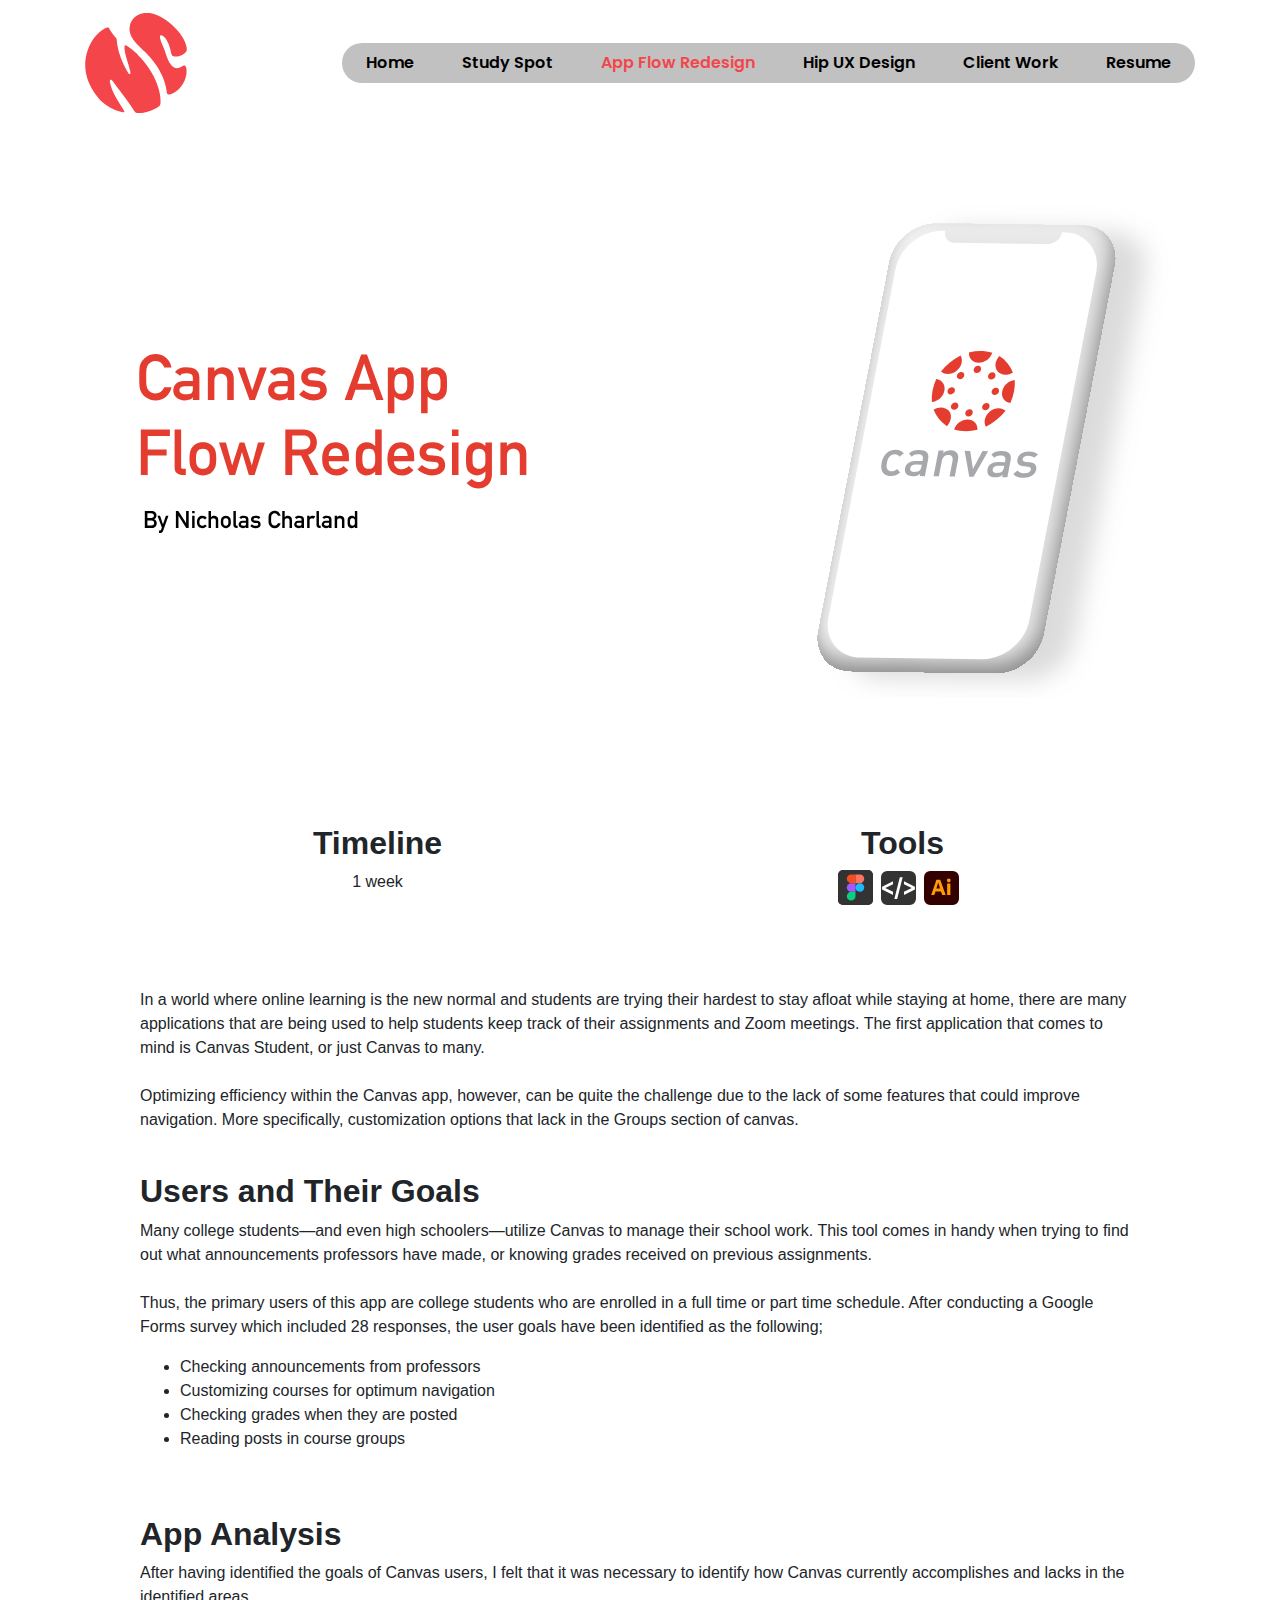
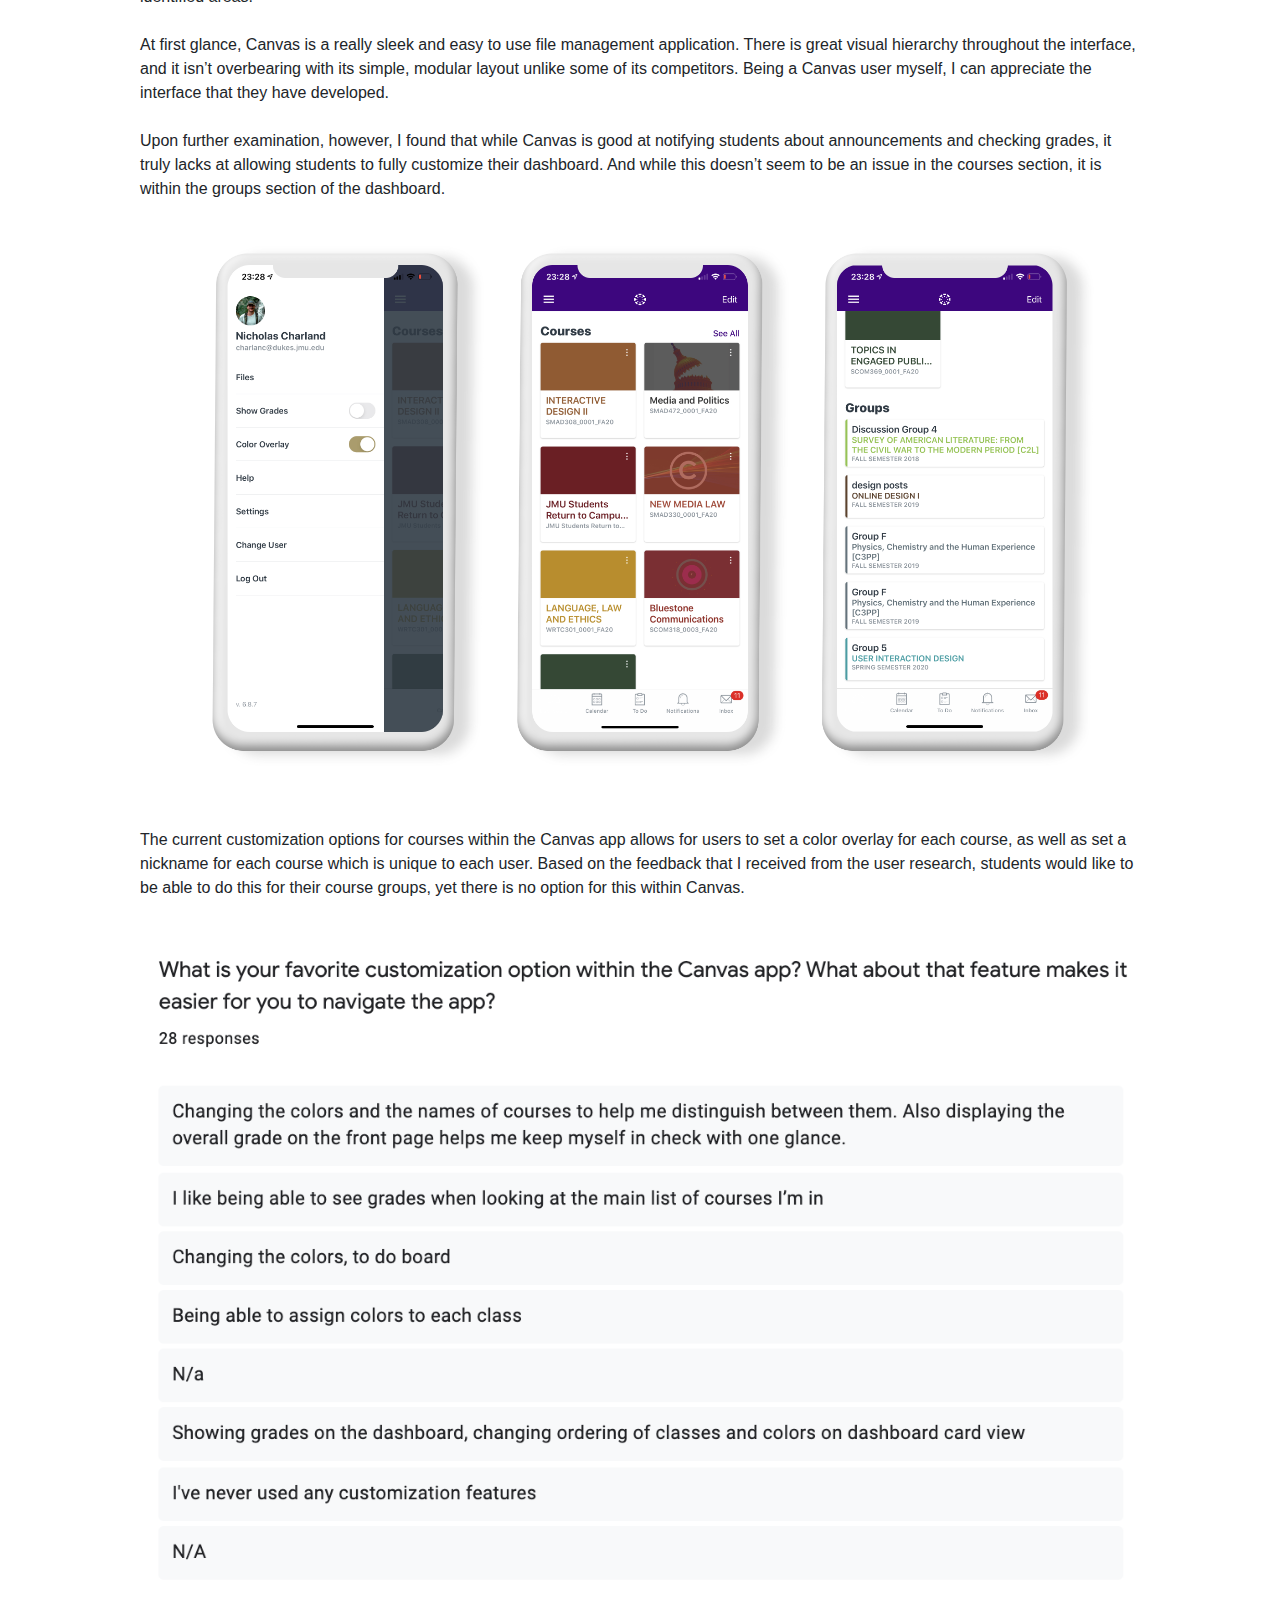
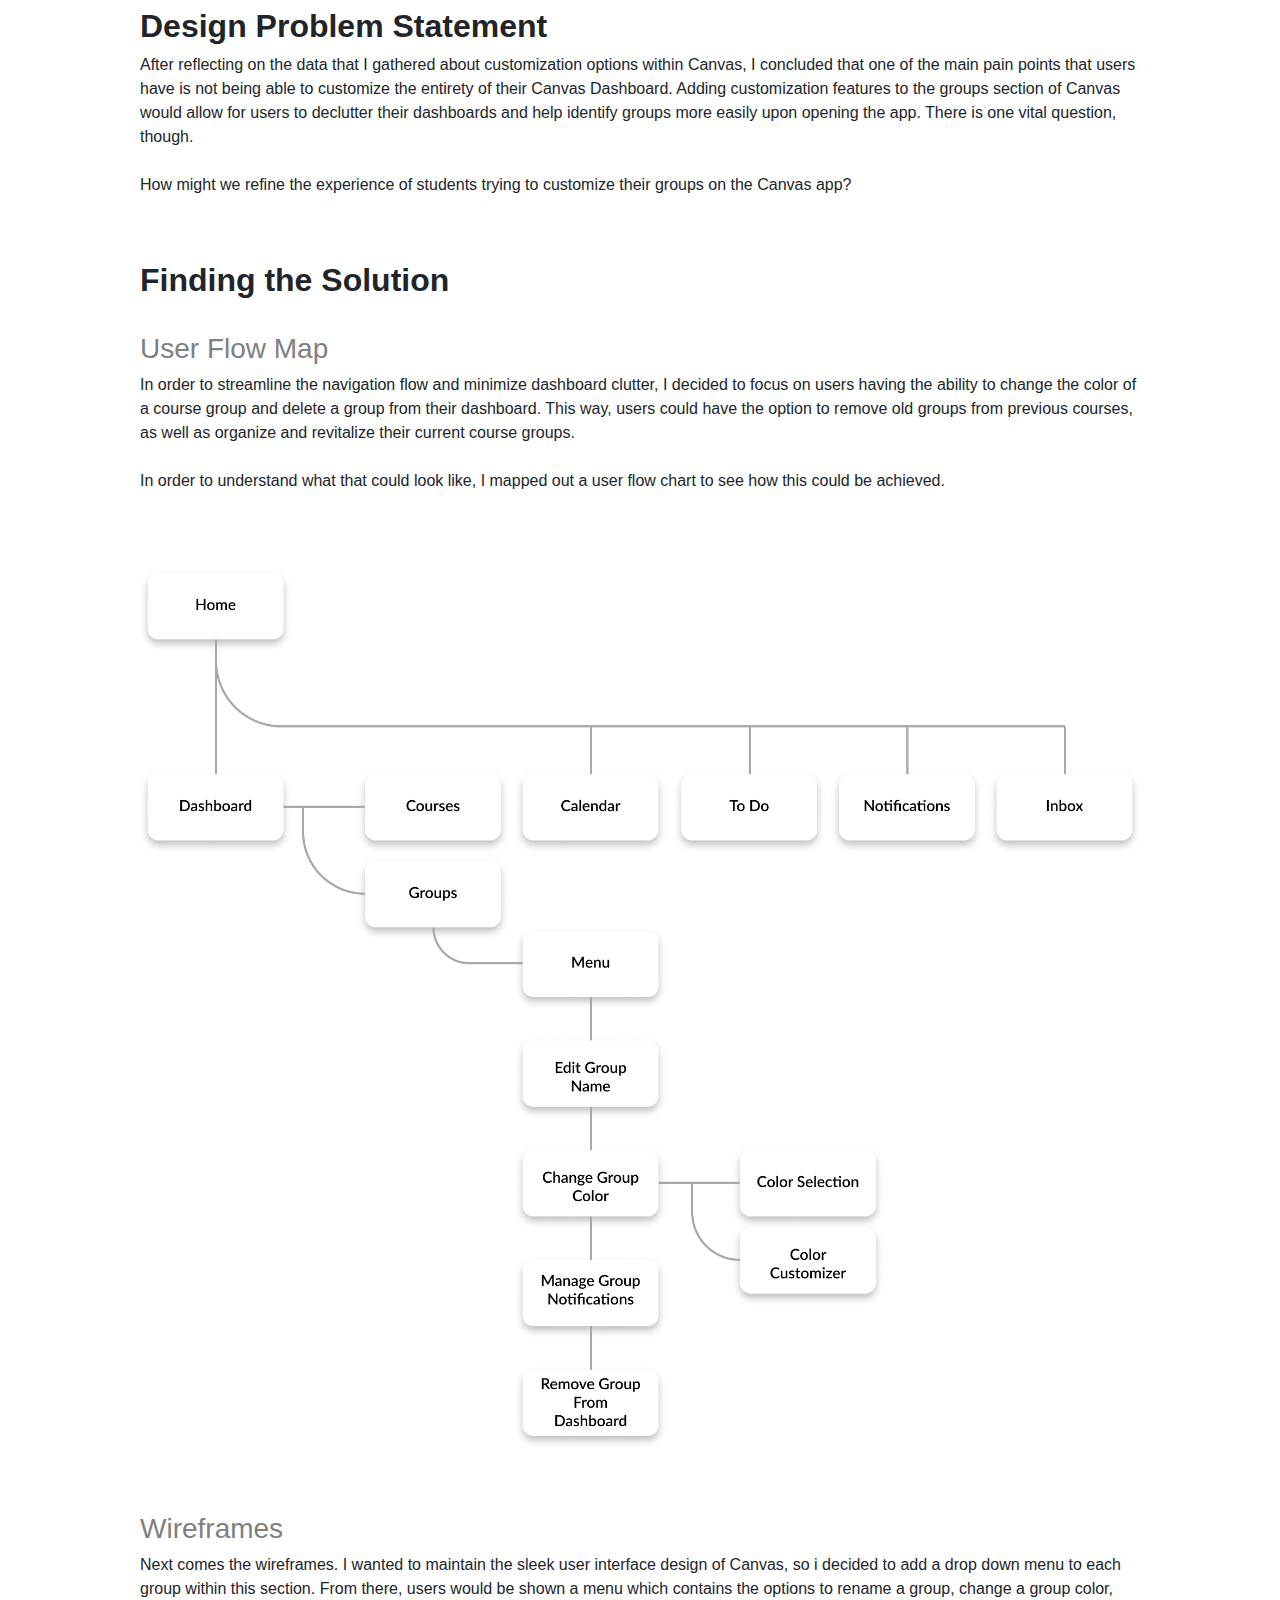
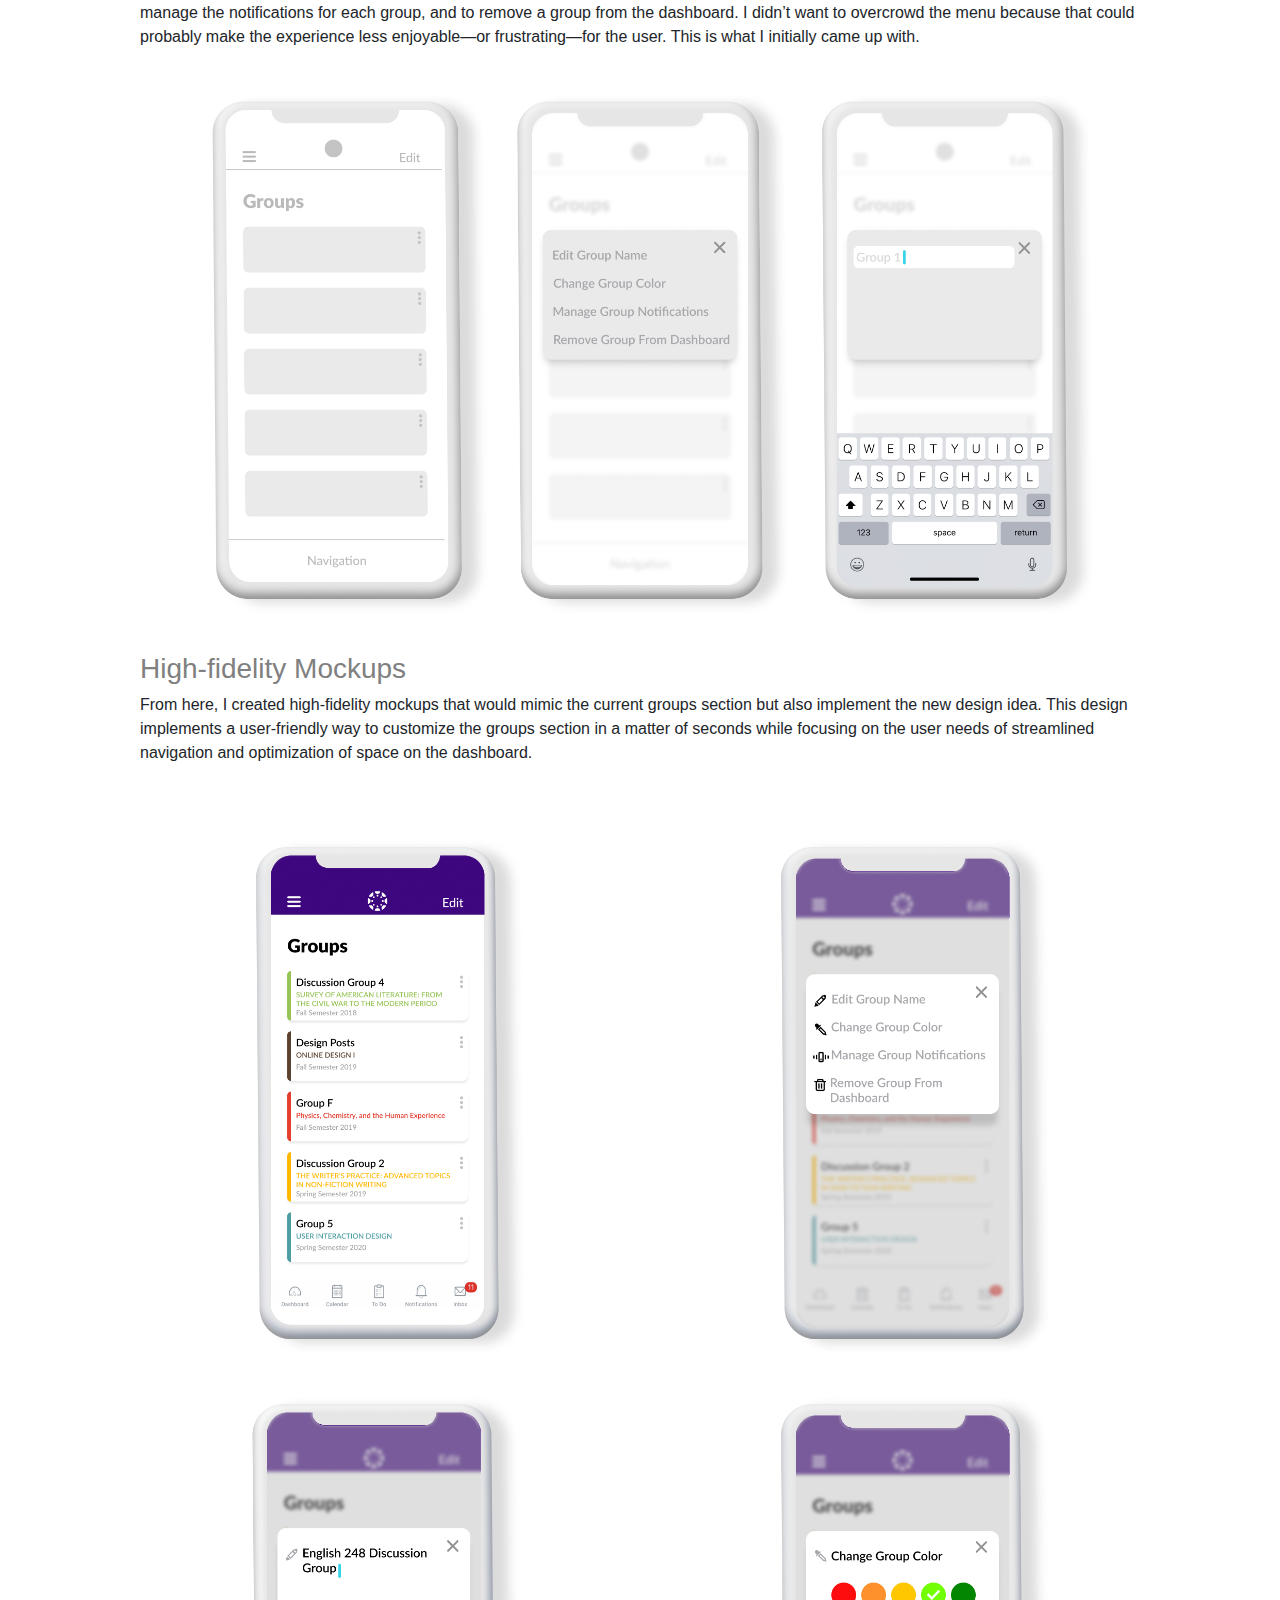
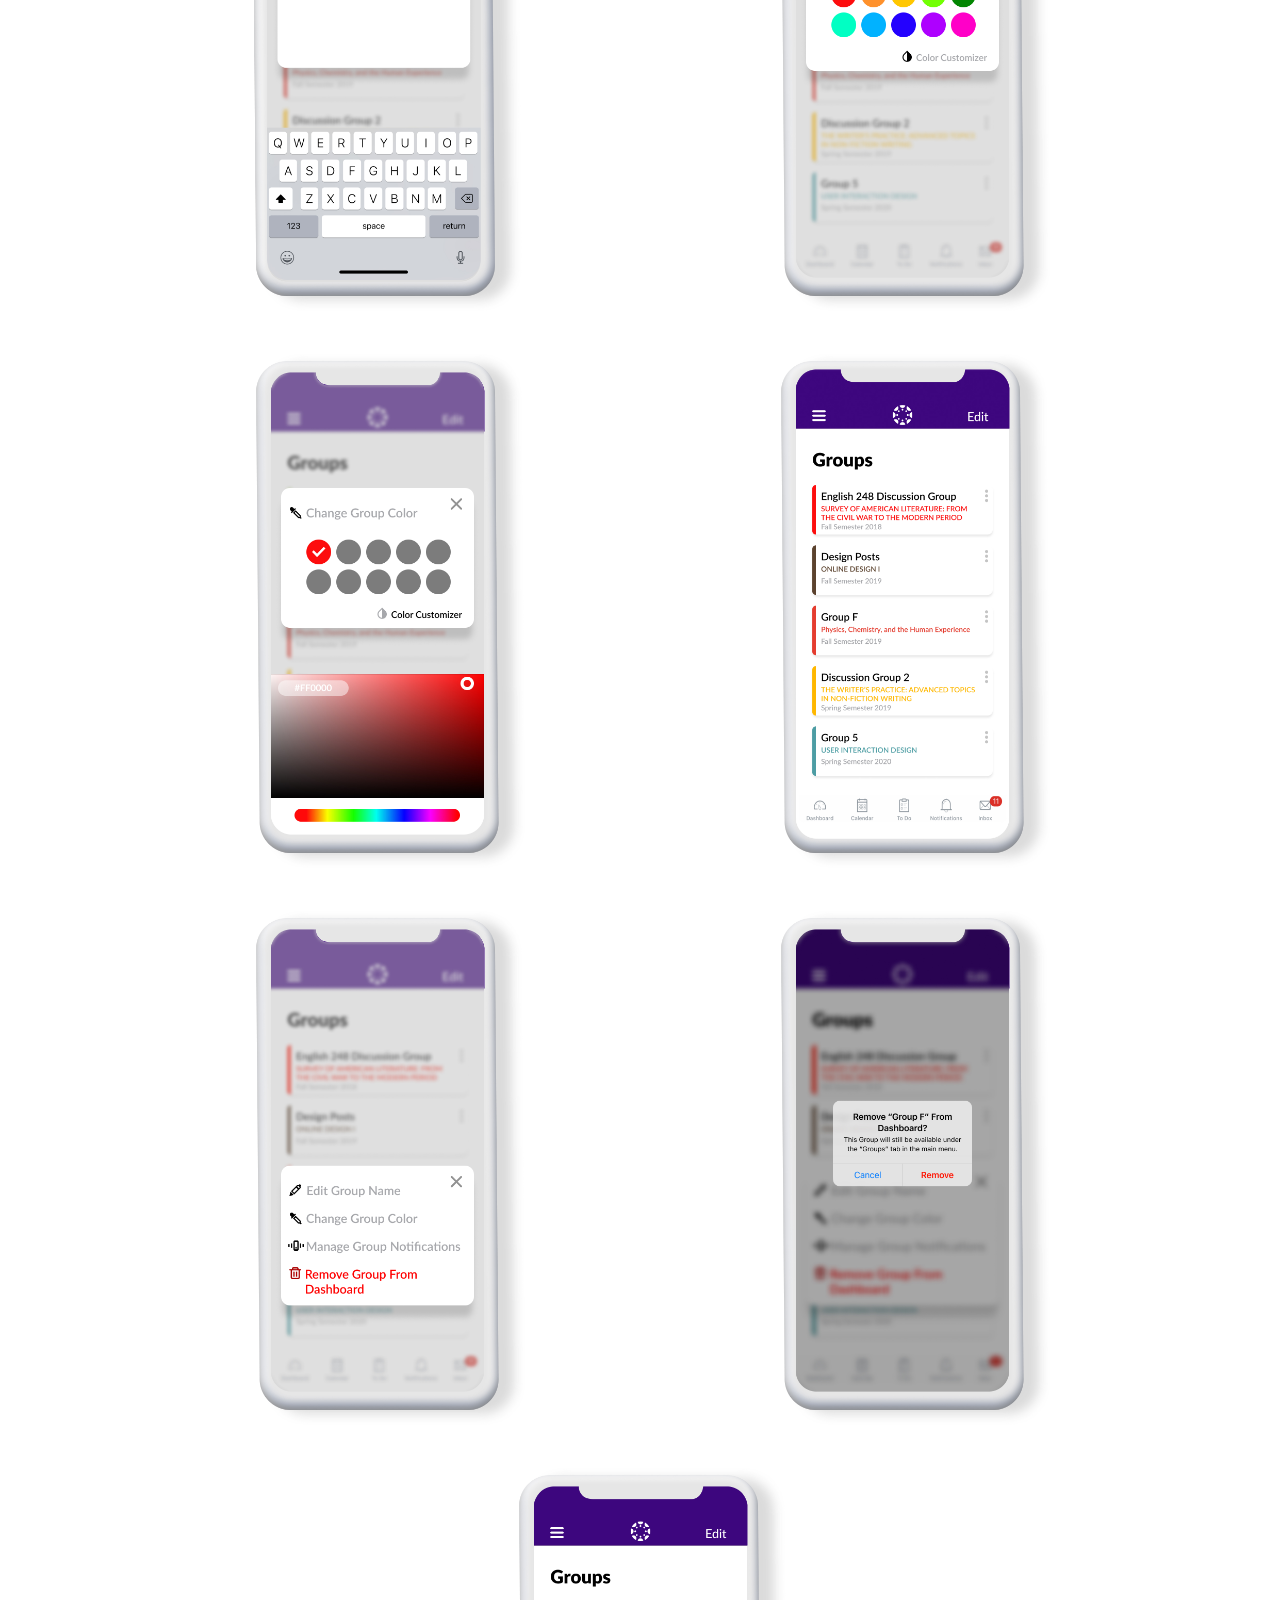
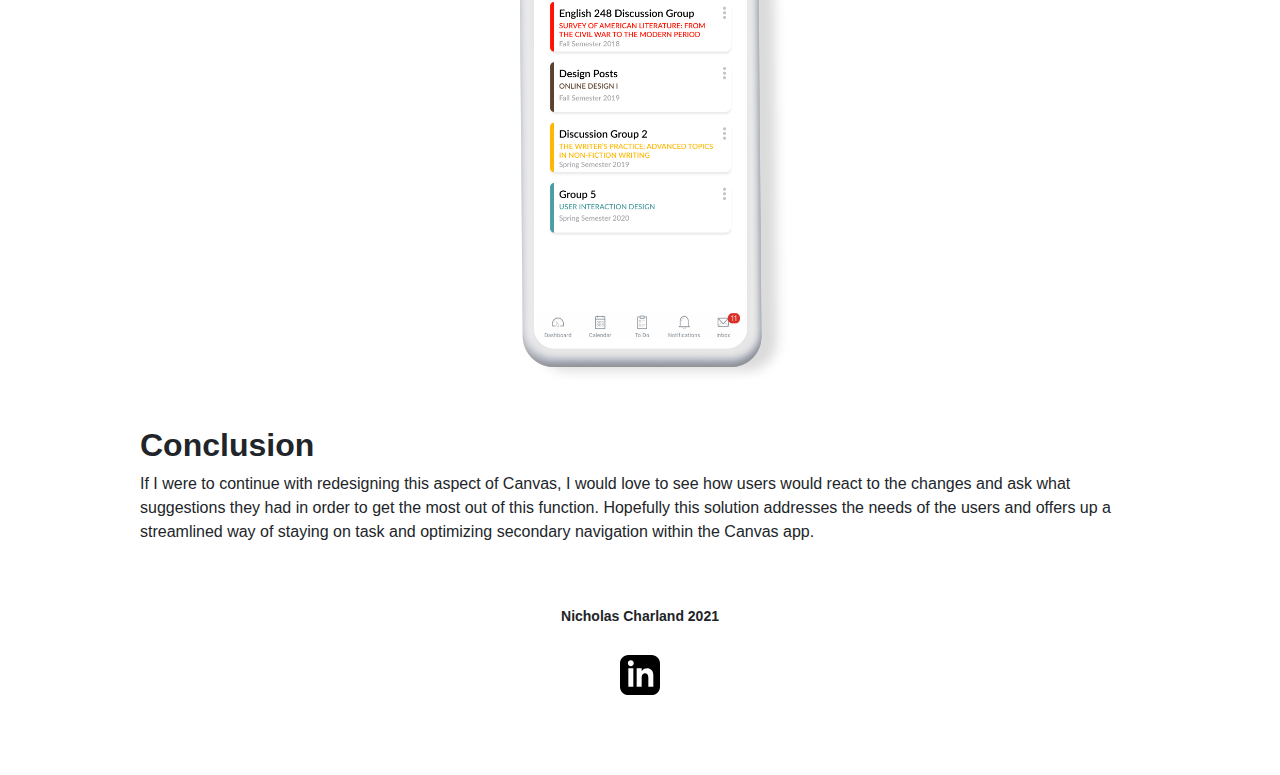
<file: canvas.html>
<!DOCTYPE html>
<html lang="en">
<head>
	<title>App Flow Redesign &#9474; Nicholas Charland Portfolio</title>
	<meta charset="UTF-8">
	<meta name="description" content="App Flow Redesign of Canvas">
	<meta name="keywords" content="Canvas,App,Redesign,SMAD,308,Interactive Design">
	<meta name="author" content="Nicholas Charland">
	<meta name="viewport" content="width=device-width, initial-scale=1.0">
	<link rel="icon" type="image/png" href="images/NC-logo.png">
	<link href="https://fonts.googleapis.com/css2?family=Poppins:ital,wght@0,100;0,200;0,300;0,400;0,500;0,600;0,700;0,800;0,900;1,100;1,200;1,300;1,400;1,500;1,600;1,700;1,800;1,900&display=swap" rel="stylesheet">

	<!-- Bootstrap core CSS -->
	<link href="bootstrap/css/bootstrap.min.css" rel="stylesheet" type="text/css" media="screen">

	<!-- Custom styles -->
	<link rel="stylesheet" type="text/css" href="css/1-styles.css">
	<link href="css/home.css" rel="stylesheet" type="text/css" media="screen">
	<link href="css/styles.css" rel="stylesheet" type="text/css" media="screen">
</head>

<body id="page-top">

	<!-- Navigation -->
	<nav class="navbar navbar-expand-lg navbar-dark navbar-custom static-top" id="mainNav">
		<div class="container">
			<a class="navbar-brand js-scroll-trigger" href="index.html" title="3-D Design"><img src="images/NC-logo.png" alt="Nicholas Charland's Logo"></a>
			<button class="navbar-toggler collapsed custom-toggler" type="button" data-toggle="collapse" data-target="#navbarResponsive" aria-controls="navbarResponsive" aria-expanded="false" aria-label="Toggle navigation">
				<span class="navbar-toggler-icon"></span>
			</button>
			<div class="collapse navbar-collapse" id="navbarResponsive">
				<ul class="navbar-nav ml-auto">
					<li class="nav-item">
						<a class="nav-link js-scroll-trigger color-mr" href="index.html">Home</a>
					</li>
					<li class="nav-item">
						<a class="nav-link js-scroll-trigger color-me" href="studyspot.html">Study Spot</a>
					</li>
					<li class="nav-item">
						<a class="homeHighlight nav-link js-scroll-trigger" href="canvas.html">App Flow Redesign</a>
					</li>
					<li class="nav-item">
						<a class="nav-link js-scroll-trigger color-me" href="hipux.html">Hip UX Design</a>
					</li>
					<li class="nav-item">
							<a class="nav-link js-scroll-trigger color-me" href="rmt.html">Client Work</a>
						</li>
					<li class="nav-item">
						<a target="_blank" class="nav-link js-scroll-trigger color-me" href="resume.html">Resume</a>
					</li>
				</ul>
			</div>
		</div>
	</nav>

	<div id="content">

		<br><br><br>
		<div class="cover-img">
			<a href="https://www.instructure.com/"><img src="images/canvas-cover.svg" alt="Cover image showing Canvas student logo"></a>
			<br><br><br><br><br>
		</div>
	</div>

	<div class="container">
		<div class="row">
			<div class="col-sm-6 text-center">
				<h2>Timeline</h2>
				<p>1 week</p>
			</div>
			<div class="col-sm-6 text-center">
				<h2>Tools</h2>
				<div><img class="tool" src="images/figma.svg" alt="figma icon"><img class="tool" src="images/code.svg" alt="code symbol"><img class="tool" src="images/Illustrator.svg" alt="illustrator app icon"></div>
			</div>
		</div>
	</div>
	<br><br>

	<div id="content">


		<div class="content-1">

			<p>In a world where online learning is the new normal and students are trying their hardest to stay afloat while staying at home, there are many applications that are being used to help students keep track of their assignments and Zoom meetings. The first application that comes to mind is Canvas Student, or just Canvas to many.<br><br>
				Optimizing efficiency within the Canvas app, however, can be quite the challenge due to the lack of some features that could improve navigation. More specifically, customization options that lack in the Groups section of canvas.<br><br>
			</p>
		</div>

		<div class="content-2">
			<h2>Users and Their Goals</h2>
			<p>Many college students&#8212;and even high schoolers&#8212;utilize Canvas to manage their school work. This tool comes in handy when trying to find out what announcements professors have made, or knowing grades received on previous assignments.<br><br>
			Thus, the primary users of this app are college students who are enrolled in a full time or part time schedule. After conducting a Google Forms survey which included 28 responses, the user goals have been identified as the following&#59;</p>
			<ul>
				<li>Checking announcements from professors</li>
				<li>Customizing courses for optimum navigation</li>
				<li>Checking grades when they are posted</li>
				<li>Reading posts in course groups</li>
			</ul>
			<br><br>
		</div>

		<div class="content-3">
			<h2>App Analysis</h2>
			<p>After having identified the goals of Canvas users, I felt that it was necessary to identify how Canvas currently accomplishes and lacks in the identified areas.<br><br>
				At first glance, Canvas is a really sleek and easy to use file management application. There is great visual hierarchy throughout the interface, and it isn’t overbearing with its simple, modular layout unlike some of its competitors. Being a Canvas user myself, I can appreciate the interface that they have developed.<br><br>
			Upon further examination, however, I found that while Canvas is good at notifying students about announcements and checking grades, it truly lacks at allowing students to fully customize their dashboard. And while this doesn’t seem to be an issue in the courses section, it is within the groups section of the dashboard.</p>
			<img src="images/og-flow.jpg" alt="Mobile Phone showing original Canvas app"><br><br><br>
			<p>The current customization options for courses within the Canvas app allows for users to set a color overlay for each course, as well as set a nickname for each course which is unique to each user. Based on the feedback that I received from the user research, students would like to be able to do this for their course groups, yet there is no option for this within Canvas.
				<br><br></p>
				<img src="images/user-research-1.png" alt="Question from Google Forms survey">
				<br><br>
			</div>

			<div class="content-4">
				<h2>Design Problem Statement</h2>
				<p>After reflecting on the data that I gathered about customization options within Canvas, I concluded that one of the main pain points that users have is not being able to customize the entirety of their Canvas Dashboard. Adding customization features to the groups section of Canvas would allow for users to declutter their dashboards and help identify groups more easily upon opening the app. There is one vital question, though.<br><br>
					How might we refine the experience of students trying to customize their groups on the Canvas app?
				</p>
				<br><br>
			</div>

			<div class="content-5">
				<h2>Finding the Solution</h2>
				<br>
				<h3>User Flow Map</h3>
				<p>In order to streamline the navigation flow and minimize dashboard clutter, I decided to focus on users having the ability to change the color of a course group and delete a group from their dashboard. This way, users could have the option to remove old groups from previous courses, as well as organize and revitalize their current course groups.<br><br>
					In order to understand what that could look like, I mapped out a user flow chart to see how this could be achieved.<br></p>
					<img src="images/user-flow.jpg" alt="Flow map of a user finding the customization menu">
					<br><br>
					<h3>Wireframes<br></h3>
					<p>Next comes the wireframes. I wanted to maintain the sleek user interface design of Canvas, so i decided to add a drop down menu to each group within this section. From there, users would be shown a menu which contains the options to rename a group, change a group color, manage the notifications for each group, and to remove a group from the dashboard. I didn’t want to overcrowd the menu because that could probably make the experience less enjoyable—or frustrating—for the user. This is what I initially came up with.<br></p>
					<img src="images/wireframes.jpg" alt="Wireframes for Canvas app redesign">
					<br><br>
					<h3>High&#x2010;fidelity Mockups<br></h3>
					<p>From here, I created high-fidelity mockups that would mimic the current groups section but also implement the new design idea. This design implements a user-friendly way to customize the groups section in a matter of seconds while focusing on the user needs of streamlined navigation and optimization of space on the dashboard.<br></p>
				</div>

			</div>

			<div class="container">
				<div class="row">
					<div class="col-sm-6">
						<img src="images/Starting-screen.jpg" alt="Picture of Groups section redesigned">
					</div>
					<div class="col-sm-6">
						<img src="images/menu-mockup.jpg" alt="redesigned customization menu">
					</div>
					<div class="col-sm-6">
						<img src="images/change-name.jpg" alt="Change group name option">
					</div>
					<div class="col-sm-6">
						<img src="images/change-color.jpg" alt="Change color for group">
					</div>
					<div class="col-sm-6">
						<img src="images/color-custom.jpg" alt="Redesigned color picker">
					</div>
					<div class="col-sm-6">
						<img src="images/result.jpg" alt="Results of color and name change">
					</div>
					<div class="col-sm-6">
						<img src="images/delete.jpg" alt="Menu option for deleting group">
					</div>
					<div class="col-sm-6">
						<img src="images/warning.jpg" alt="Pop-up warning confirming deletion of group">
					</div>
					<div class="col-sm-6 mx-auto">
						<img src="images/results-2.jpg" alt="Results from deleting group from dashboard">
					</div>
				</div>
			</div>
			
			<div id="content">
				<div class="content-7">
					<h2>Conclusion</h2>
					<p>If I were to continue with redesigning this aspect of Canvas, I would love to see how users would react to the changes and ask what suggestions they had in order to get the most out of this function. Hopefully this solution addresses the needs of the users and offers up a streamlined way of staying on task and optimizing secondary navigation within the Canvas app.
					</p><br><br>
				</div>
			</div>

			<footer>
					<h6 class="text-center font-weight-bold"> Nicholas Charland 2021</h6>
					<div class="container">
						<a target="_blank" href="https://www.linkedin.com/in/nicholascharland">
						<div class="row">
							<img class="col-sm-4 text-center mx-auto" src="images/linkedin.svg" style="max-width: 70px; max-height: 70px;" alt="linkedin icon">
						</div>
						</a>
					</div>
				</footer>


			<!-- Bootstrap core JavaScript -->
			<script src="jquery/jquery.min.js"></script>
			<script src="bootstrap/js/bootstrap.bundle.min.js"></script>

			<!-- Plugin JavaScript -->
			<script src="jquery-easing/jquery.easing.min.js"></script>



		</body>

		</html>
</file>
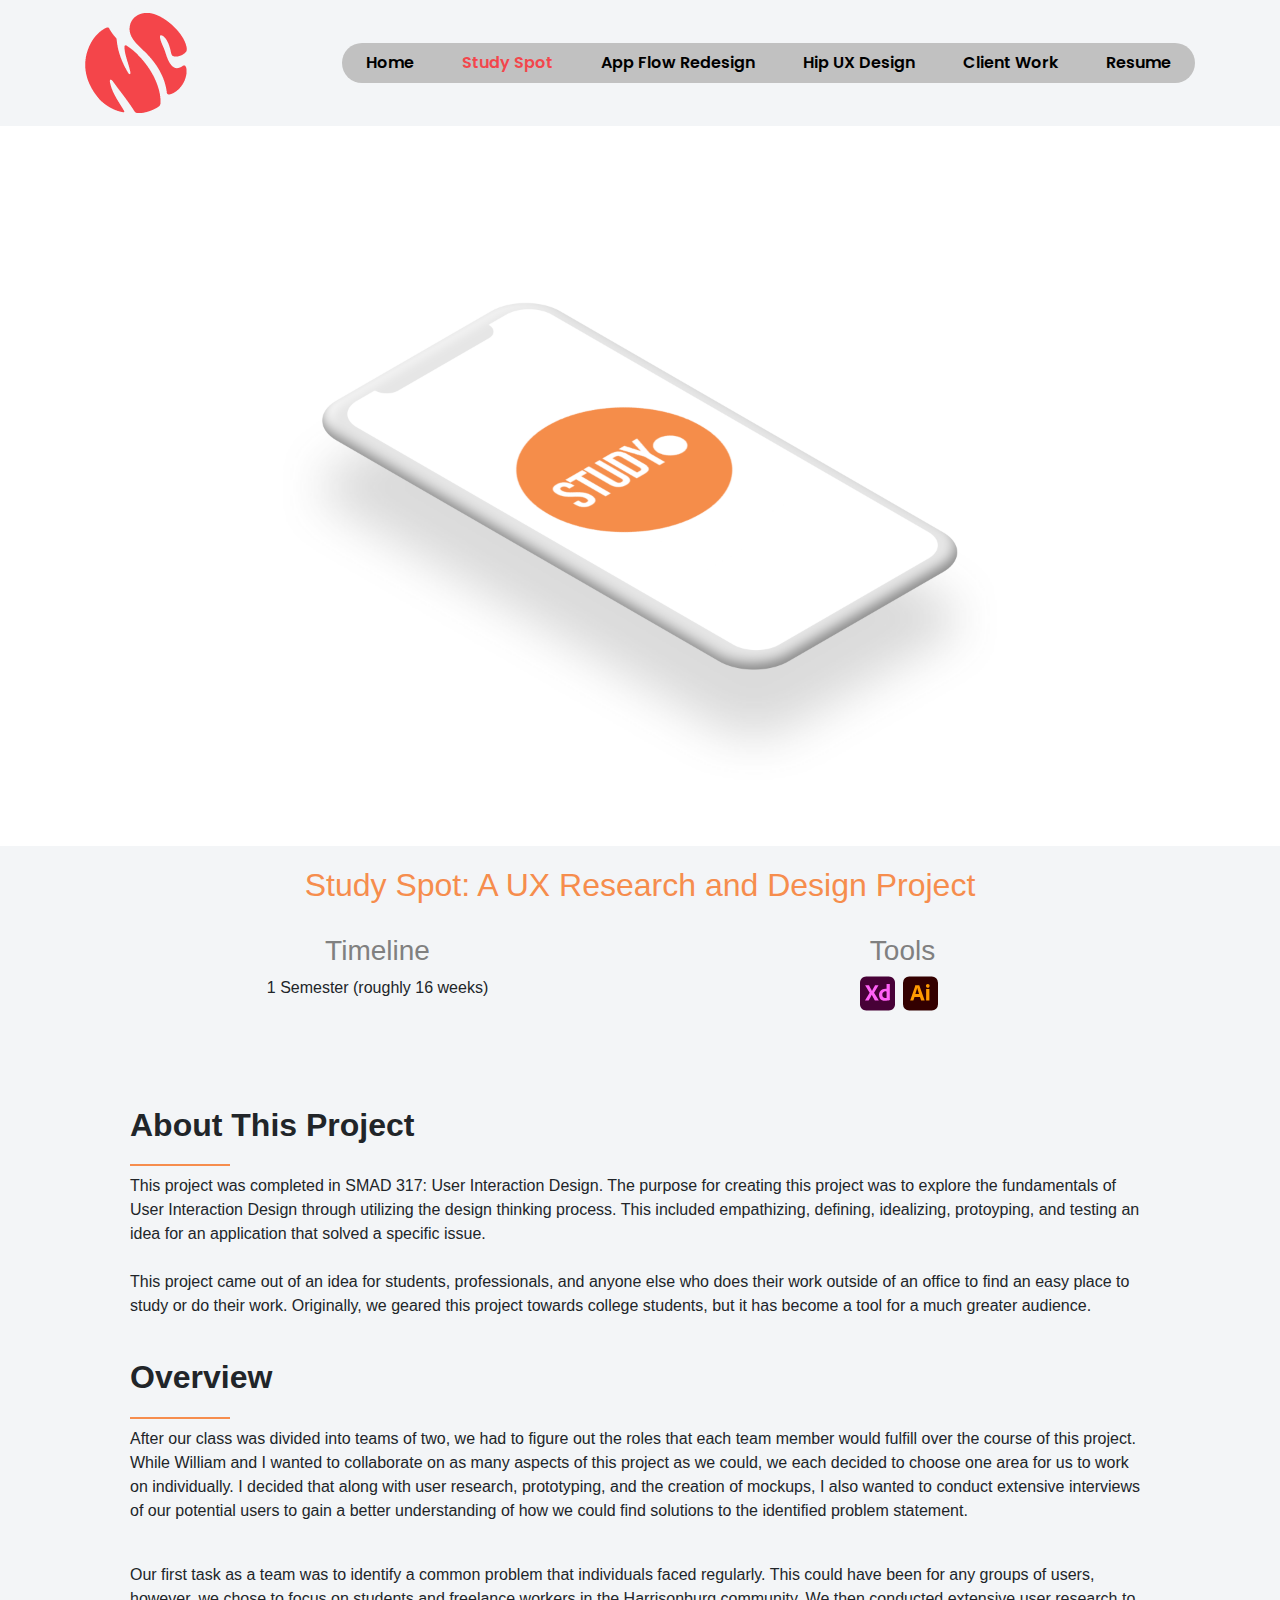
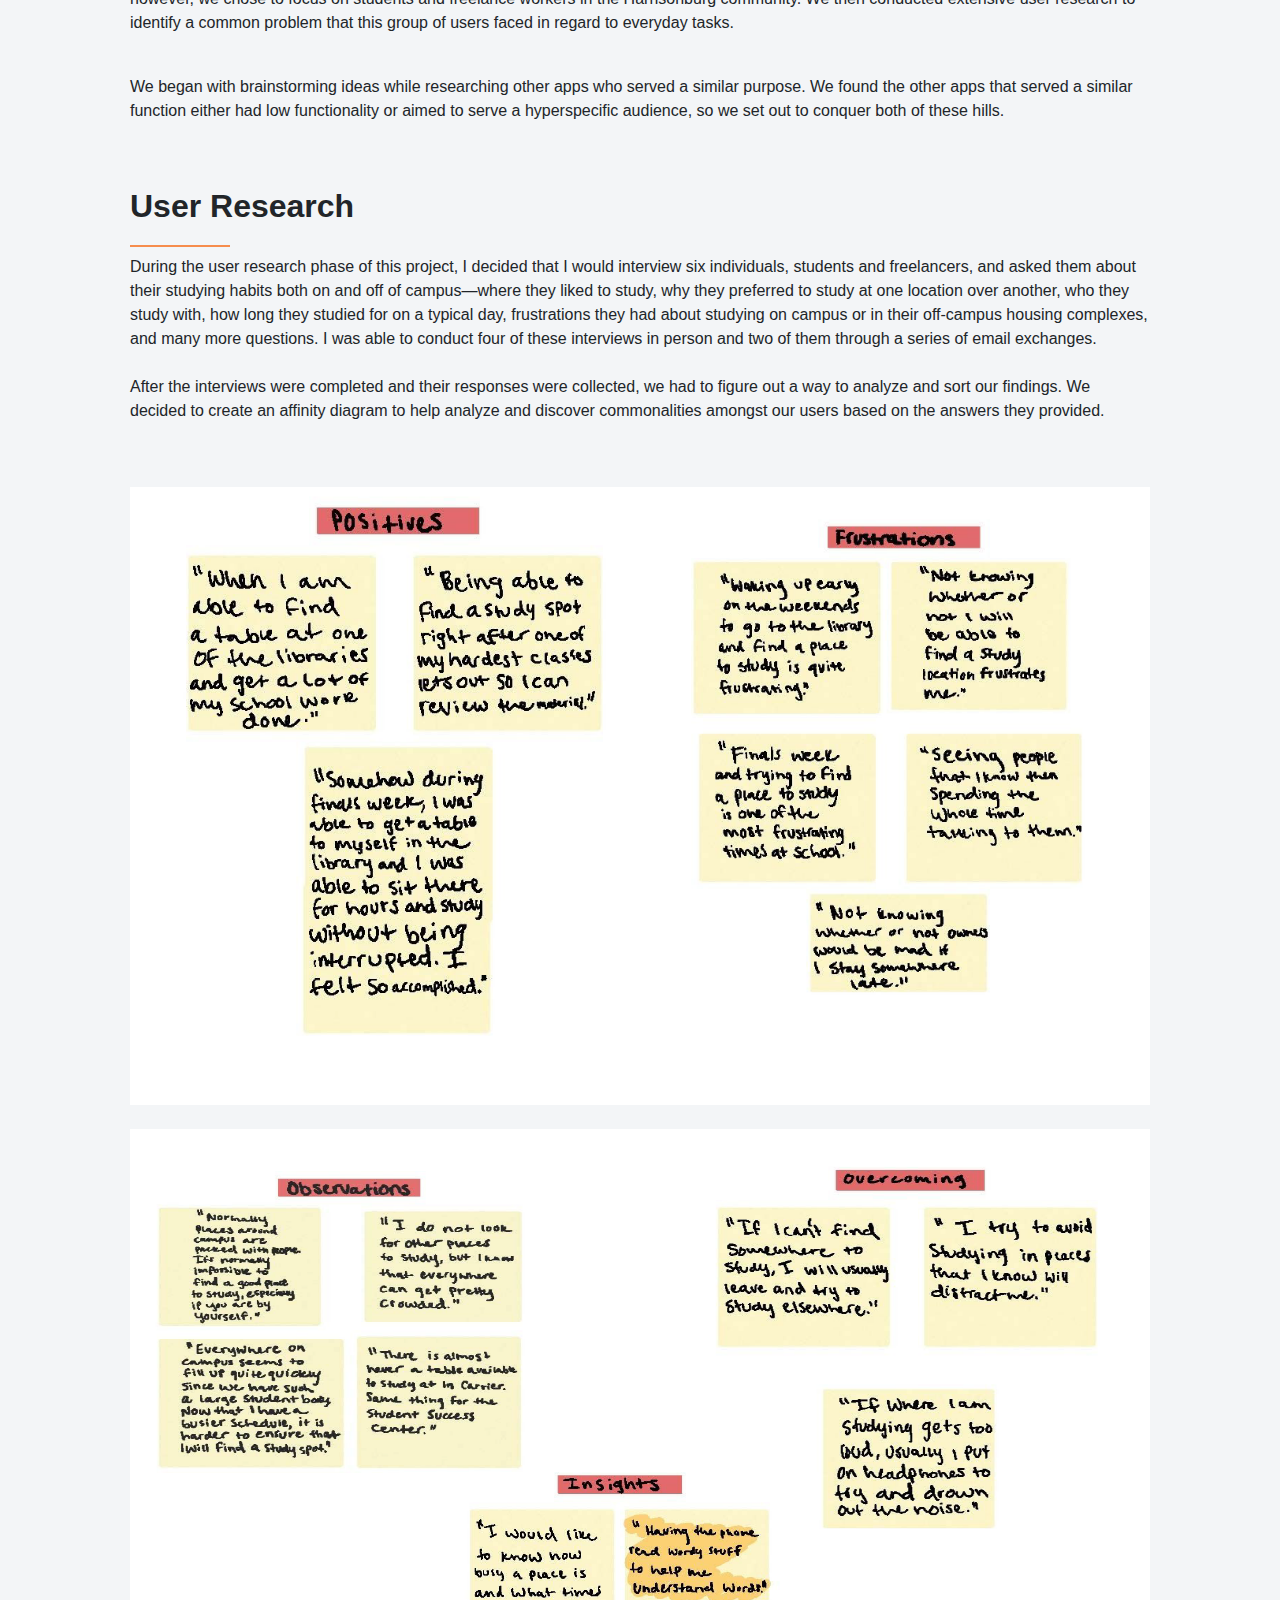
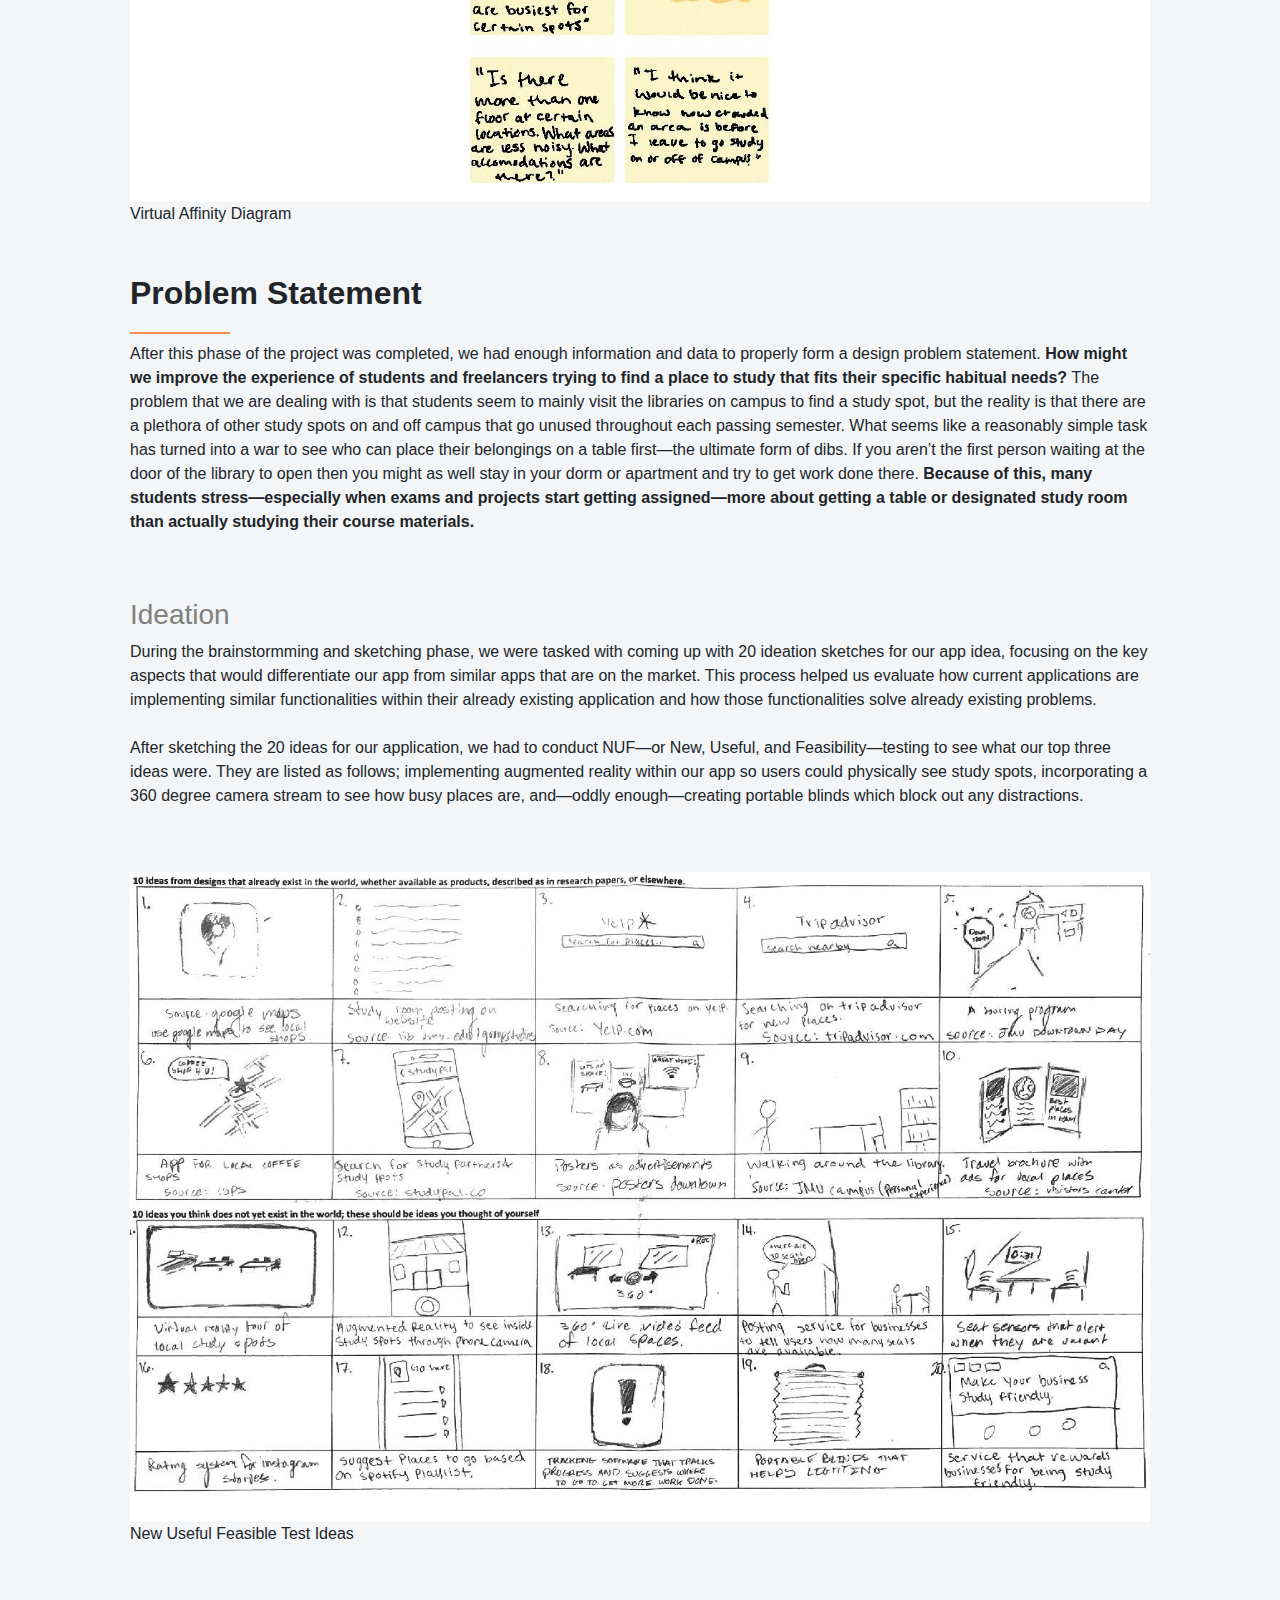
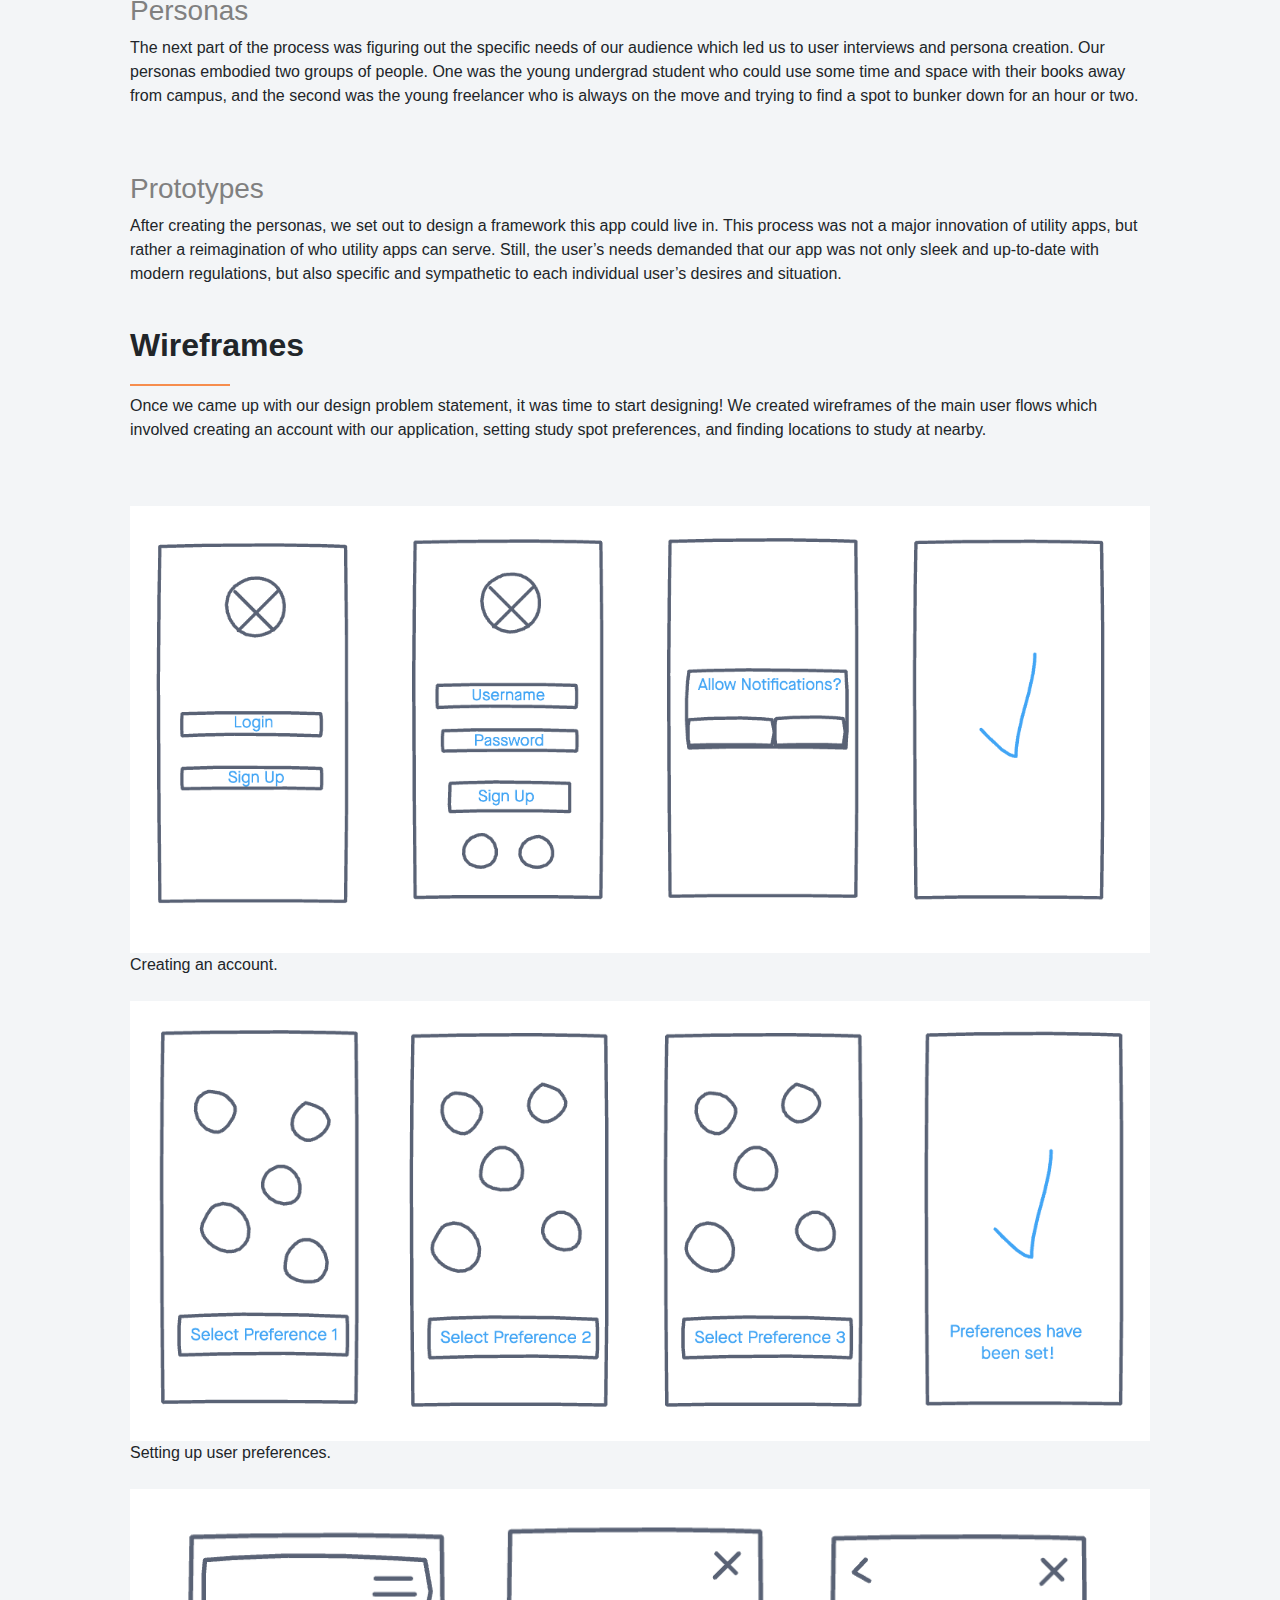
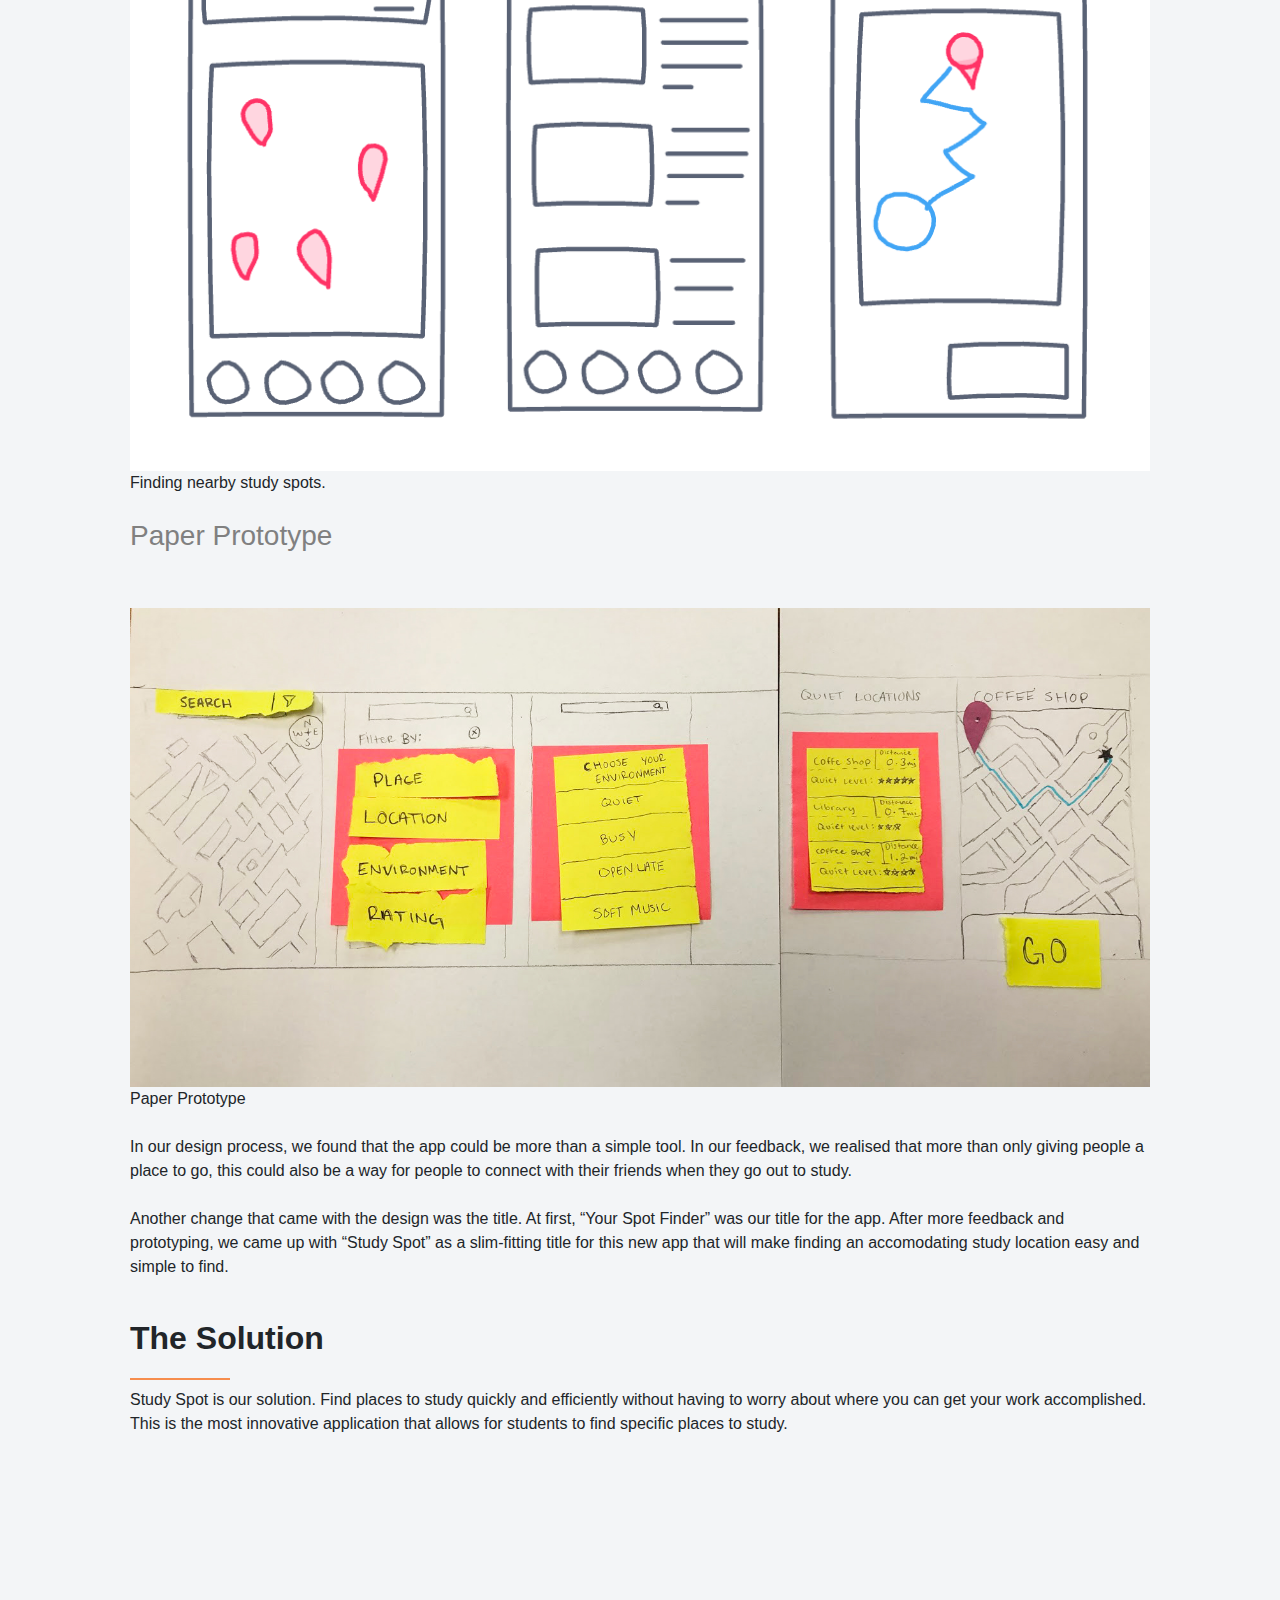
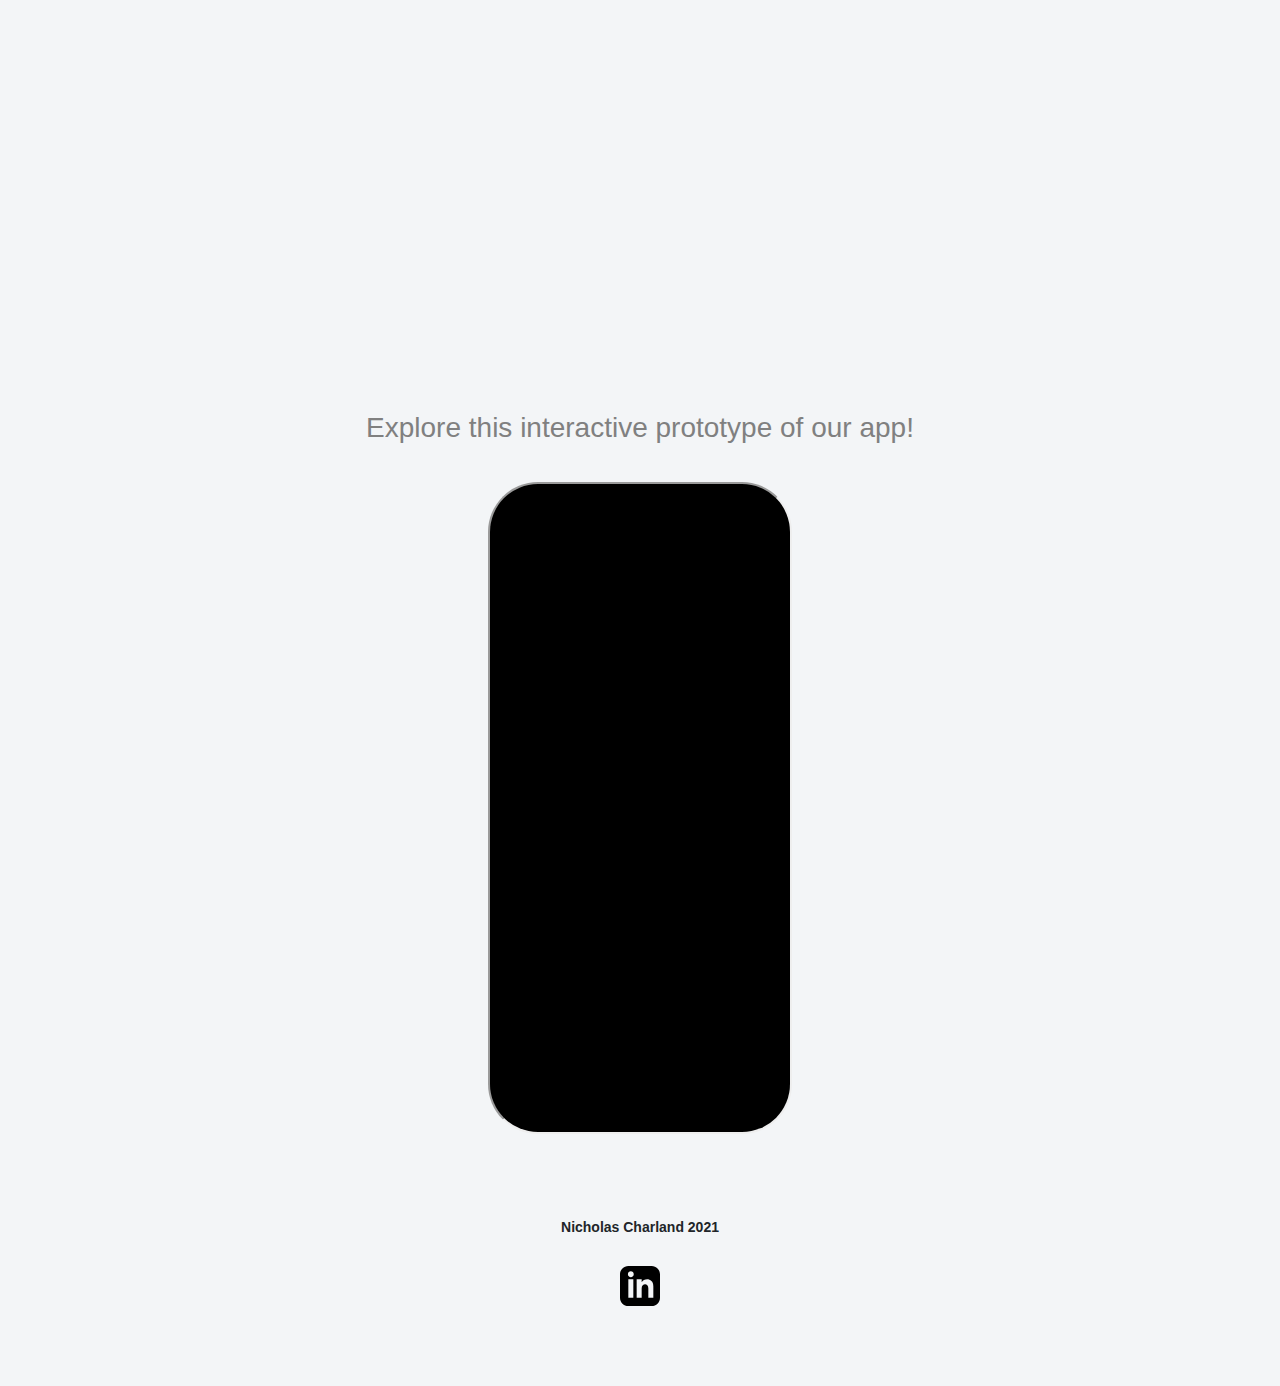
<file: studyspot.html>
<!DOCTYPE html>
	<html lang="en">

	<head>

		<meta charset="utf-8">
		<meta name="viewport" content="width=device-width, initial-scale=1.0, shrink-to-fit=no">
		<meta name="description" content="This page explores the semester-long UX research and design project that Nicholas Charland created in SMAD 317: User Interaction design. Take a look around to learn more about it and see the interactive prototype at the bottom!">
		<meta name="author" content="Nicholas Charland">
		<link rel="icon" type="image/png" href="images/NC-logo.png">

		<title>Study Spot App | Nicholas Charland Portfolio</title>

		<!-- Fonts -->
		<link href="https://fonts.googleapis.com/css2?family=Poppins:ital,wght@0,100;0,200;0,300;0,400;0,500;0,600;0,700;0,800;0,900;1,100;1,200;1,300;1,400;1,500;1,600;1,700;1,800;1,900&display=swap" rel="stylesheet">

		<!-- Bootstrap core CSS -->
		<link href="bootstrap/css/bootstrap.min.css" rel="stylesheet" type="text/css" media="screen">

		<!-- Custom styles -->
		<link href="css/studyspot.css" rel="stylesheet" type="text/css" media="screen">
		<link href="css/styles.css" rel="stylesheet" type="text/css" media="screen">


		

	</head>

	<body id="page-top">

		<!-- Navigation -->
		<nav class="navbar navbar-expand-lg navbar-dark navbar-custom static-top" id="mainNav">
			<div class="container">
				<a class="navbar-brand js-scroll-trigger" href="index.html" title="3-D Design"><img src="images/NC-logo.png" alt="Nicholas Charland's Logo"></a>
				<button class="navbar-toggler collapsed custom-toggler" type="button" data-toggle="collapse" data-target="#navbarNav" aria-controls="navbarNav" aria-expanded="false" aria-label="Toggle navigation">
					<!-- <span class="navbar-toggler-icon"></span> -->
					<span></span>
					<span></span>
					<span></span>
				</button>
				<div class="collapse navbar-collapse" id="navbarNav">
					<ul class="navbar-nav ml-auto">
						<li class="nav-item">
							<a class=" nav-link js-scroll-trigger color-me" href="index.html">Home</a>
						</li>
						<li class="nav-item">
							<a class="homeHighlight nav-link js-scroll-trigger" href="studyspot.html">Study Spot</a>
						</li>
						<li class="nav-item">
							<a class="nav-link js-scroll-trigger color-me" href="canvas.html">App Flow Redesign</a>
						</li>
						<li class="nav-item">
							<a class="nav-link js-scroll-trigger color-me" href="hipux.html">Hip UX Design</a>
						</li>
						<li class="nav-item">
							<a class="nav-link js-scroll-trigger color-me" href="rmt.html">Client Work</a>
						</li>
						<li class="nav-item">
							<a target="_blank" class="nav-link js-scroll-trigger color-me" href="files/Nicholas-Charland-Resume.pdf">Resume</a>
						</li>
					</ul>
				</div>
			</div>
		</nav>

		<div>
			<img class="img-fluid" src="images/studyspot.png">
		</div>
		<div class="container">
			<h1 class="intro text-center">Study Spot: A UX Research and Design Project</h1>
		</div>
	</div>

	<div class="container">
		<div class="row">
			<div class="col-sm-6 text-center">
				<h3>Timeline</h3>
				<p>1 Semester (roughly 16 weeks)</p>
			</div>
			<div class="col-sm-6 text-center">
				<h3>Tools</h3>
				<div><img class="tool" src="images/Adobe_XD.svg" alt="Adobe XD app icon"><img class="tool" src="images/Illustrator.svg" alt="Illustrator app icon"></div>
			</div>
		</div>
	</div>

	<div class="container">
		<div class="row">
			<div class="col-xl-12">
				<h2>About This Project</h2>
				<p>
					This project was completed in SMAD 317: User Interaction Design. The purpose for creating this project was to explore the fundamentals of User Interaction Design through utilizing the design thinking process. This included empathizing, defining, idealizing, protoyping, and testing an idea for an application that solved a specific issue.<br><br>
					This project came out of an idea for
					students, professionals, and anyone else who does their work outside of an office to
					find an easy place to study or do their work. Originally, we geared this project towards
					college students, but it has become a tool for a much greater audience.<br><br></p>
					<h2>Overview</h2>
					<p>After our class was divided into teams of two, we had to figure out the roles that each team member would fulfill over the course of this project. While William and I wanted to collaborate on as many aspects of this project as we could, we each decided to choose one area for us to work on individually. I decided that along with user research, prototyping, and the creation of mockups, I also wanted to conduct extensive interviews of our potential users to gain a better understanding of how we could find solutions to the identified problem statement.</p><br>

						<p>Our first task as a team was to identify a common problem that individuals faced regularly. This could have been for any groups of users, however, we chose to focus on students and freelance workers in the Harrisonburg community. We then conducted extensive user research to identify a common problem that this group of users faced in regard to everyday tasks.
					</p> <br>
					<p>We began
						with brainstorming ideas while researching other apps who served a similar purpose.
						We found the other apps that served a similar function either had low functionality
					or aimed to serve a hyperspecific audience, so we set out to conquer both of these hills.</p><br><br>

					<h2>User Research</h2>
					<p>During the user research phase of this project, I decided that I would interview six individuals, students and freelancers, and asked them about their studying habits both on and off of campus—where they liked to study, why they preferred to study at one location over another, who they study with, how long they studied for on a typical day, frustrations they had about studying on campus or in their off-campus housing complexes, and many more questions. I was able to conduct four of these interviews in person and two of them through a series of email exchanges. <br><br>

						After the interviews were completed and their responses were collected, we had to figure out a way to analyze and sort our findings. We decided to create an affinity diagram to help analyze and discover commonalities amongst our users based on the answers they provided.
					</p> <br><br>
					<img class="img-fluid" src="images/affinity-1.png" alt="virtual affinity diagram."><br><br>
					<img class="img-fluid" src="images/affinity-2.png" alt="virtual affinity diagram."><caption>Virtual Affinity Diagram</caption><br><br> <br>

					<h2>Problem Statement</h2>
					<p>After this phase of the project was completed, we had enough information and data to properly form a design problem statement. 

						<strong>How might we improve the experience of students and freelancers trying to find a place to study that fits their specific habitual needs? </strong>

						The problem that we are dealing with is that students seem to mainly visit the libraries on campus to find a study spot, but the reality is that there are a plethora of other study spots on and off campus that go unused throughout each passing semester. What seems like a reasonably simple task has turned into a war to see who can place their belongings on a table first—the ultimate form of dibs. If you aren’t the first person waiting at the door of the library to open then you might as well stay in your dorm or apartment and try to get work done there. <strong>Because of this, many students stress—especially when exams and projects start getting assigned—more about getting a table or designated study room than actually studying their course materials.</strong>
					</p><br><br>
					<h3>Ideation</h3>
					<p>During the brainstormming and sketching phase, we were tasked with coming up with 20
						ideation sketches for our app idea, focusing on the key aspects that would differentiate our
						app from similar apps that are on the market. This process helped us evaluate how current
						applications are implementing similar functionalities within their already existing application
						and how those functionalities solve already existing problems.<br><br>
						After sketching the 20 ideas for our application, we had to conduct NUF—or New, Useful,
						and Feasibility—testing to see what our top three ideas were. They are listed as follows;
						implementing augmented reality within our app so users could physically see study spots,
						incorporating a 360 degree camera stream to see how busy places are, and—oddly
					enough—creating portable blinds which block out any distractions.</p><br><br>
					<img class="img-fluid" src="images/NUF-testing.jpg" alt="NUF testing ideas."><caption>New Useful Feasible Test Ideas</caption><br><br><br>
					<h3>Personas</h3>
					<p>
						The next part of the process was figuring out the specific needs of our audience which
						led us to user interviews and persona creation. Our personas embodied two groups of
						people. One was the young undergrad student who could use some time and space
						with their books away from campus, and the second was the young freelancer who is
					always on the move and trying to find a spot to bunker down for an hour or two.</p><br><br> 
					<h3>Prototypes</h3>
					<p>After creating the personas, we set out to design a framework this app could live in. This process was
						not a major innovation of utility apps, but rather a reimagination of who utility apps can
						serve. Still, the user’s needs demanded that our app was not only sleek and up-to-date
						with modern regulations, but also specific and sympathetic to each individual user’s
						desires and situation. <br><br>

						<h2> Wireframes </h2>

<p>Once we came up with our design problem statement, it was time to start designing! We created wireframes of the main user flows which involved creating an account with our application, setting study spot preferences, and finding locations to study at nearby.</p><br><br>
<img class="img-fluid" src="images/wireframe-1.png" alt="Setting up an account wireframe."><caption>Creating an account.</caption> <br><br>
<img class="img-fluid" src="images/wireframe-2.png" alt="Setting up user preferences."><caption>Setting up user preferences.</caption> <br><br>
<img class="img-fluid" src="images/wireframe-3.png" alt="Finding nearby study spots."><caption>Finding nearby study spots.</caption> <br><br>

						<h3>Paper Prototype</h3><br><br>

						<img class="img-fluid" src="images/paper-prototype.jpg" alt="Study Spot paper prototype."><caption>Paper Prototype</caption> <br><br>In our design process, we found that the app could be more than
						a simple tool. In our feedback, we realised that more than only giving people a place to
						go, this could also be a way for people to connect with their friends when they go out
						to study. <br><br>Another change that came with the design was the title. At first, “Your Spot
						Finder” was our title for the app. After more feedback and prototyping, we came up with
						“Study Spot” as a slim-fitting title for this new app that will make finding an accomodating
						study location easy and simple to find.<br><br></p>

						<h2>The Solution</h2>
						<p>Study Spot is our solution. Find places to study quickly and efficiently without having to worry about where you can get your work accomplished. This is the most innovative application that allows for students to find specific places to study.</p>
						<br><br>
						<div class="d-flex justify-content-md-center">
							<iframe width="660" height="415" src="https://www.youtube.com/embed/V5hMygm1tiM" frameborder="0" allow="accelerometer; autoplay; clipboard-write; encrypted-media; gyroscope; picture-in-picture" allowfullscreen></iframe>
						</div><br><br><br><br>
						<h3 class="text-center">Explore this interactive prototype of our app!</h3>

					</div>
				</div>
			</div>

			<div class="container container1">
				<div class="row">
					<div class="text-center col-sm-6 mx-auto">
						<iframe title="Study Spot App" width="auto" height="652" class="utilities-prototype" src="https://xd.adobe.com/embed/40b76b7d-a39f-44d2-8c94-ba949db749f9-15e4/?fullscreen"></iframe>
					</div>
				</div>
			</div><br><br>


			<footer>
				<h6 class="text-center font-weight-bold"> Nicholas Charland 2021</h6>
				<div class="container">
					<a target="_blank" href="https://www.linkedin.com/in/nicholascharland">
						<div class="row">
							<img class="col-sm-4 text-center mx-auto" src="images/linkedin.svg" style="max-width: 70px; max-height: 70px;" alt="linkedin icon">
						</div>
					</a>
				</div>
			</footer>


			<!-- Bootstrap core JavaScript -->
			<script src="jquery/jquery.min.js"></script>
			<script src="bootstrap/js/bootstrap.bundle.min.js"></script>

			<!-- Plugin JavaScript -->
			<script src="jquery-easing/jquery.easing.min.js"></script>


		</body>
		</html>
</file>
<file: css/1-styles.css>
body {
	background-color: #FFF;
	padding-bottom: 100px;
}

#content {display:grid;
			grid-template-columns:repeat(12, 1fr); 
			grid-auto-rows:minmax(30px, auto);
			margin:0 auto;
			max-width:1200px;}

.cover-img {
	grid-column: 1/13;
	
}

img {
    max-width: 100%;
    max-height: auto;
    display: inline-block;
    object-fit: contain;}

section {
	grid-column: 1/13;
	grid-row-start: 2;
	grid-row-end: 2;
}

.content-1 {
	grid-column: 1/13;
	padding-right: 100px;
	padding-left: 100px;
}

.content-2 {
	grid-column: 1/13;
	padding-right: 100px;
	padding-left: 100px;
}

.content-3 {
	grid-column: 1/13;
	padding-right: 100px;
	padding-left: 100px;
}

.content-4 {
	grid-column: 1/13;
	padding-right: 100px;
	padding-left: 100px;
}

.content-5 {
	grid-column: 1/13;
	padding-right: 100px;
	padding-left: 100px;
}

.content-6 {
	grid-column: 1/13;
}

.content-7 {
	grid-column: 1/13;
	padding-right: 100px;
	padding-left: 100px;
}

.one {
	width: 33%;
}
</file>
<file: css/home.css>
.jumbotron {
  height: 750px;
  background-image: url("../images/header-image.svg");
  background-repeat: no-repeat;
  background-position: center top;
  width: 100%;
  max-width: 1980px;
  background-color: white;
  font-family: 'Poppins';
  font-weight: 600;
}

.jumbotron2 {
  height: 950px;
  background-image: url("../images/about-bg.svg");
  background-repeat: no-repeat;
  background-position: center;
  width: 100%;
  max-width: 1980px;
  background-color: white;
  font-family: 'Poppins';
  font-weight: 600;
}

.navbar {
  background: transparent;
}

.navbar-brand {
	background-color: #fff;
}
</file>
<file: css/styles.css>
body { 
    animation: fadeInAnimation linear 1s; 
    animation-iteration-count: 1; 
    animation-fill-mode: forwards; 
    padding-bottom: 50px;
} 
  
@keyframes fadeInAnimation { 
    0% { 
        opacity: 0; 
    } 
    100% { 
        opacity: 1; 
     } 
} 

html {
  font-family: 'Poppins';
  scroll-behavior: smooth;
  margin: 0px !important;
  padding: 0px !important;
  width: 100%;
  height: 100%;
}

@media (min-width: 992px) {
  header {
    padding-top: 90px;
    }
}

@media (max-width: 991px) {
  header {
    padding-top: 100px;
  }
}

@media (max-width: 576px) {
  header {
    height: 550px;
  }
}


.navbar {
  transition: 500ms ease;
  font-family: 'Poppins';
  font-weight: 600;
}


@media screen and (max-width: 1501px) {
  .navbar-nav {
    background-color: #C1C1C1 !important;
    border-radius: 100px;
  }
  
}

@media screen and (max-width: 991px) {
  .navbar-brand {
    float: left;
  }
  .navbar-toggler {
    float: right;
    margin: 0;
  }
  .navbar-collapse {
    clear: both;
    background-color: transparent;
    padding: 10px;
    text-align: center;
  }
  .navbar-nav {
    clear: both;
    border-radius: 40px;
  }

}


.navbar-brand {
  display: block;
  width: 110px;
  height: 110px;
  background-position: center;
  border-radius: 100px;
  background-repeat: no-repeat;
}


/*.custom-toggler .navbar-toggler-icon {
  background-image: url("data:image/svg+xml;charset=utf8,%3Csvg viewBox='0 0 32 32' xmlns='http://www.w3.org/2000/svg'%3E%3Cpath stroke='rgba(243,70,75,1)' stroke-width='2' stroke-linecap='round' stroke-miterlimit='10' d='M4 8h24M4 16h24M4 24h24'/%3E%3C/svg%3E");
}*/

.custom-toggler.navbar-toggler {
  border-color: rgb(243,70,75);
} 

/*Testing navbar animation*/

 
.navbar-toggler:focus {
    background: none;
    outline: 0;
}
 
.navbar-toggler span {
    display: block;
    width: 30px;
    height: 2px;
    margin: 6px auto;
    background: #f3464c;
    transition: all .6s cubic-bezier(0.250, 0.100, 0.250, 1.000);
}
 
 
/* rotate first span */
.navbar-toggler[aria-expanded="true"] span:first-of-type {
    transform: rotate(45deg) translate(6px, 6px);
}
 
/* hide second span */
.navbar-toggler[aria-expanded="true"] span:nth-of-type(2) {
    opacity: 0;
}
 
/* rotate third span */
.navbar-toggler[aria-expanded="true"] span:last-of-type {
    transform: rotate(-45deg) translate(5px, -5px);
}
 
.navbar-toggler[aria-expanded="false"] span {
    transform: none;
    opacity: 1;
}
 
/*end test*/



.container h1 {
  position: relative;
  text-align: left;
  color: #000;
  font-size: 2em;
}

.container h5 {
  padding-top: 5px;
  padding-bottom: 75px;
  position: relative;
  text-align: left;
  color: #606369;
}

h2 {
  font-weight: 600;
}

h3 {
  color: #808080;
}

#typed-anim {
  color: #fff;
  background-color: #f4454a;
}

span.ti-cursor {
  display: inline; 
  color: #000; 
  font: 500 32px / 38.4px Poppins; 
  margin: 0px -7.1875px 0px -3.1875px;
  animation: blink .75s infinite;
}

@keyframes blink {
    from, to { 
        opacity: 0%;
    }
    50% { 
        opacity: 100%; 
    }
}


  a.color-me:visited {
    color: #000 !important;
  }

  a.color-me:hover {
    color: #f3464c !important;
  }

.nav-link {
  padding: 8px 1.5rem !important;
}

.nav-link {
    color: #000 !important;
}

.homeHighlight {
    color: #f3464c !important;
}

.row {
  margin: 30px;
}

.card {
  border: #e2e3e7 1px;
  border-style: solid;
  border-radius: 20px;
  transition: 0.5s ease;
}

.card:hover {
  transition: all 0.5s ease;
  transform: translateY(-12px);
  box-shadow: 0 10px 20px rgba(0,0,0,.12), 0 4px 8px rgba(0,0,0,.06);
}


.card-img-top {
  flex-shrink: 0;
  height: 300px;
  width: 100%;
  border-top-left-radius: 20px;
  border-top-right-radius: 20px;
}

.col-md-6 {
  padding-top: 60px;
  padding-bottom: 50px;
}

.col-xl-12 {
  padding-top: 60px;
}

img.tool {
  width: 35px;
  height: 35px;
  margin-right: 8px; 
}


h6 {
  font-size: 14px;
}

a {
  color: #000;
  text-decoration: none;
}

a:visited {
  color: #000;
  text-decoration: none;
}

a:hover {
  color: #000;
  text-decoration: none;
}


@media screen and (max-width: 576px) {
  .container h5 {
    padding-top: 0px;
    text-align: center;
  }
  .container h1 {
    padding-top: 60px;
  }
  .col-md-6 {
    width: 100%;
    padding-left: 0px;
    padding-right: 0px;
  }
  .container1 {
    width: 100%;
  }
}
</file>
<file: css/studyspot.css>
body {
	background-color: #f3f5f7;
}

h1 {
	color: #f68d4d !important;
}

h2:after {
    content: '';
    background: #f68d4d;
    margin-top: 20px;
    width: 100px;
    height: 2px;
    display: block;
 
}

.intro {
	color: #f68d4d;
	padding-top: 20px
}


.navbar {
	background: transparent;
}

.navbar-brand {
	background-color: #f3f5f7;
}

.secondaryHeader {
	color: #f68d4d !important;
}

.col-4 {
	padding: 0px;
}

.row {
	margin: auto;
}


.utilities-prototype {
	background-color: #000;
	border-radius:50px;
}
</file>
